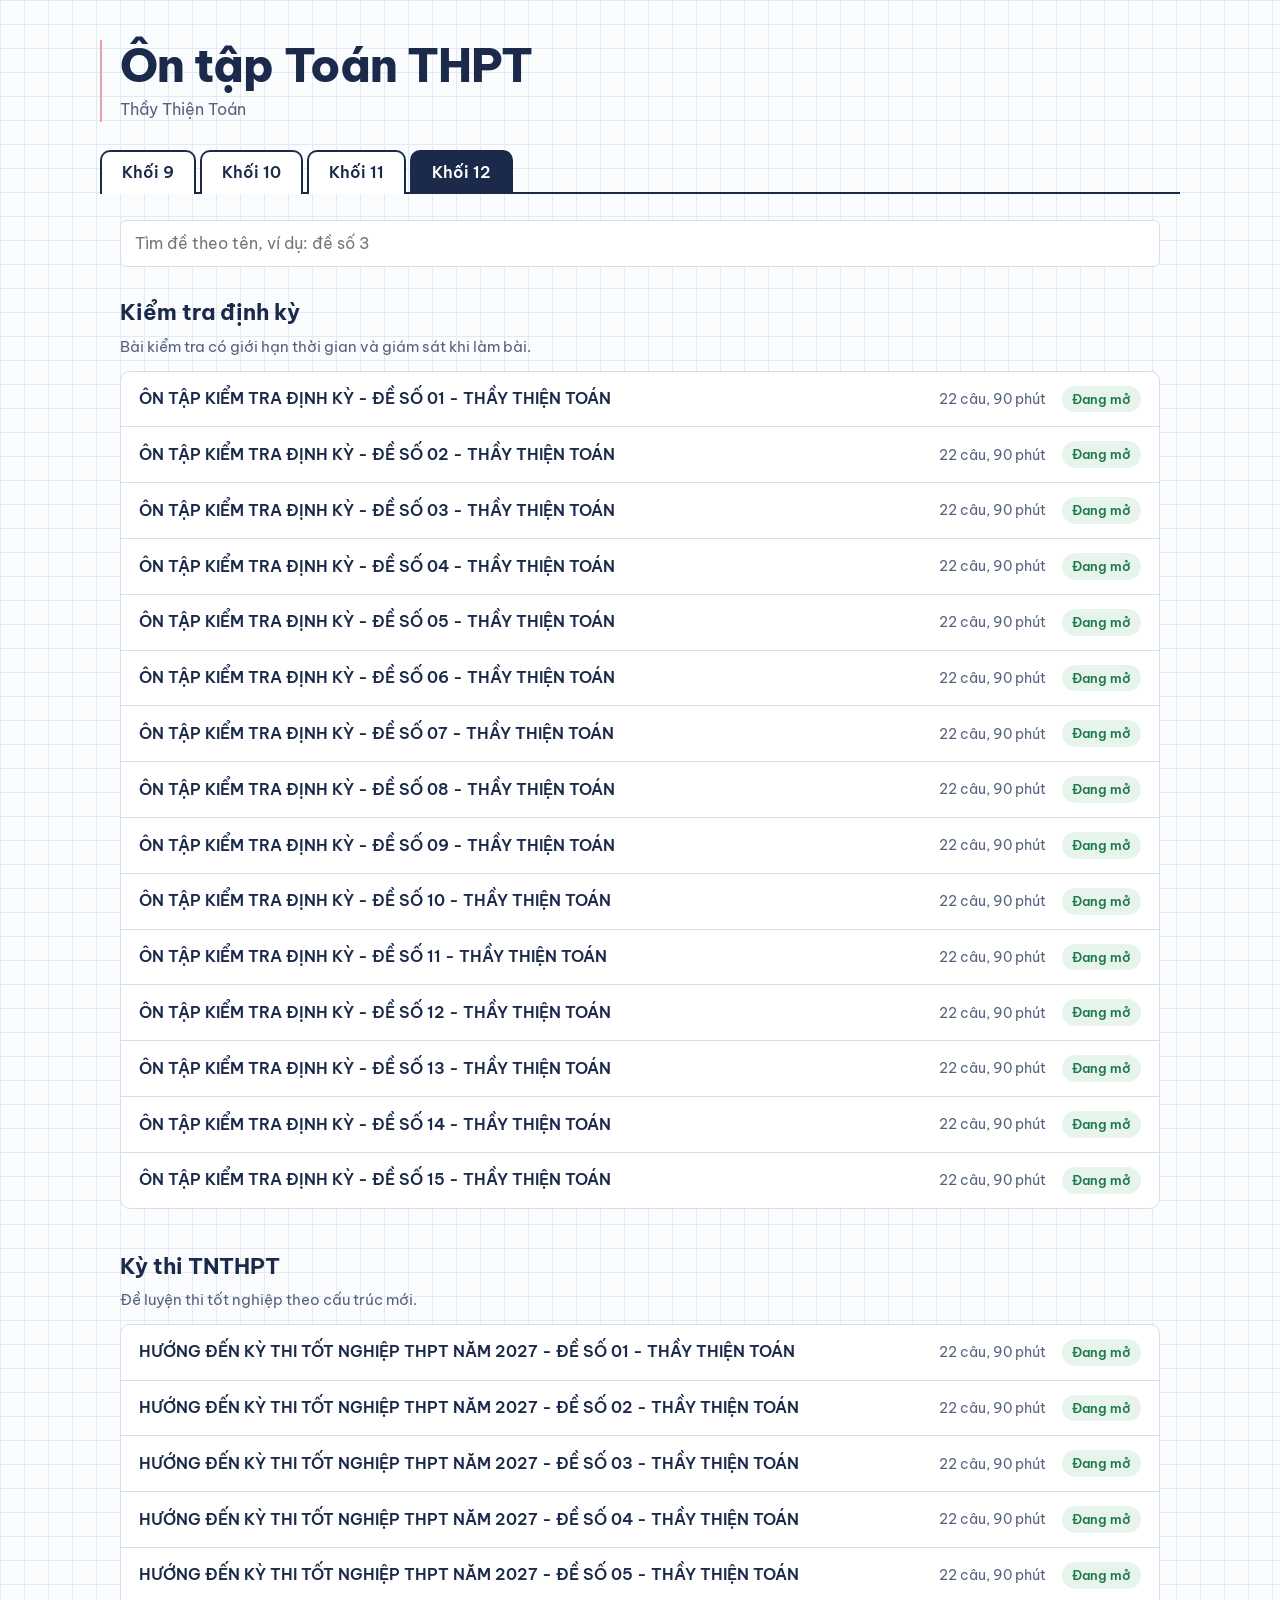
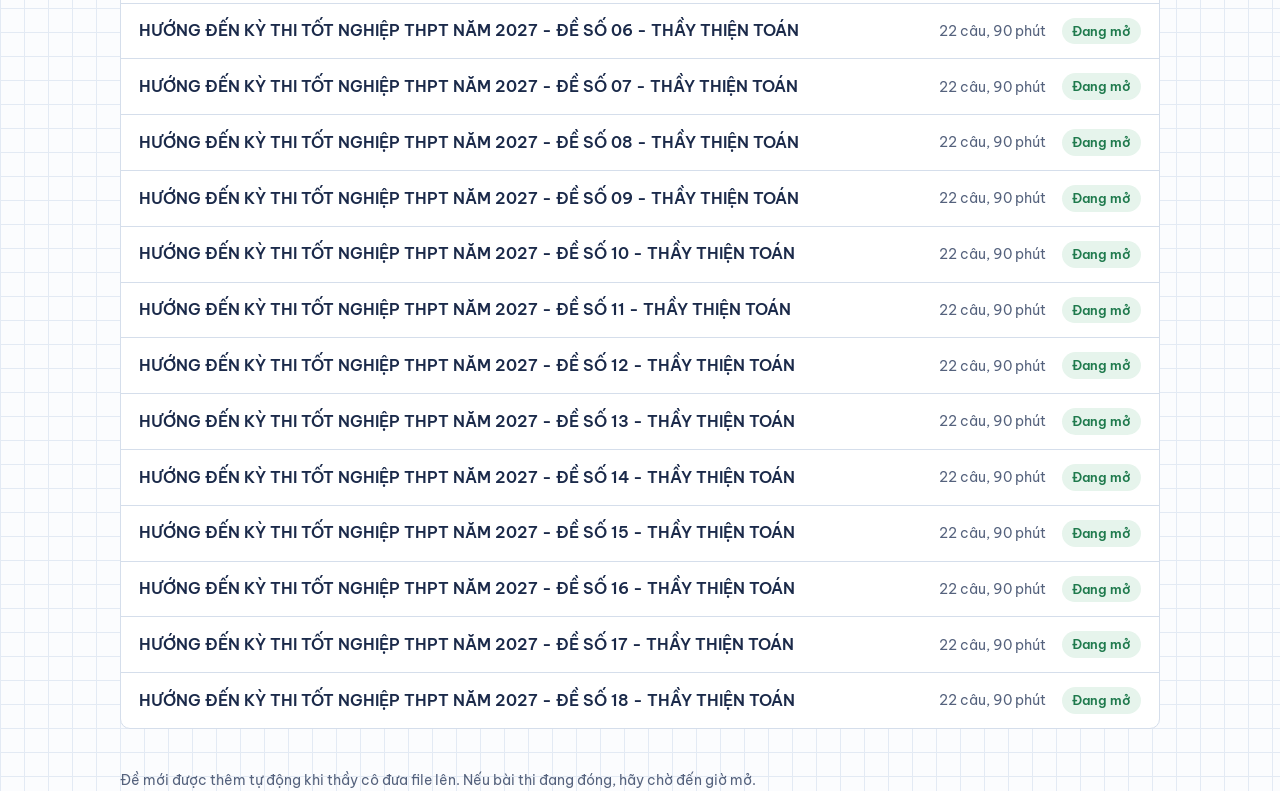
<file: index.html>
<!doctype html>
<html lang="vi">
<head>
<meta charset="utf-8">
<meta name="viewport" content="width=device-width, initial-scale=1">
<title>Ôn tập Toán</title>
<link rel="preconnect" href="https://fonts.googleapis.com">
<link rel="preconnect" href="https://fonts.gstatic.com" crossorigin>
<link href="https://fonts.googleapis.com/css2?family=Be+Vietnam+Pro:wght@400;600;700;800&display=swap" rel="stylesheet">
<link rel="stylesheet" href="assets/style.css">
<script src="config.js"></script>
</head>
<body>
<header class="wrap top">
  <div class="margin-line">
    <h1 class="brand"><a href="./" id="siteName">Ôn tập Toán</a></h1>
    <p class="by" id="siteBy"></p>
  </div>
  <div class="tabs" role="tablist" id="tabs"></div>
</header>
<main class="wrap">
  <div id="boHead" class="group hidden">
    <h2 id="boTen"></h2>
    <p class="note" id="boMoTa"></p>
    <p class="note"><a href="./">Xem tất cả đề</a></p>
  </div>
  <div class="toolbar" id="toolbar">
    <input class="search" id="q" type="search" placeholder="Tìm đề theo tên, ví dụ: đề số 3" aria-label="Tìm đề">
  </div>
  <div id="list"></div>
</main>
<footer class="wrap">Đề mới được thêm tự động khi thầy cô đưa file lên. Nếu bài thi đang đóng, hãy chờ đến giờ mở.</footer>
<script src="assets/common.js"></script>
<script>
const GROUP_NOTE = {
  "Chuyên đề": "Đề theo từng chủ đề, cấu trúc như bài kiểm tra định kỳ, có giới hạn thời gian và giám sát.",
  "Kiểm tra định kỳ": "Bài kiểm tra có giới hạn thời gian và giám sát khi làm bài.",
  "Kỳ thi TNTHPT": "Đề luyện thi tốt nghiệp theo cấu trúc mới.",
  "Ôn thi vào 10": "Đề luyện thi tuyển sinh vào lớp 10 theo cấu trúc của Sở GD&ĐT Hải Phòng.",
};
let DATA = { exams: [] }, STATUS = {}, KHOI = null, BO = null;

function fmtCounts(c) {
  const n = c.MC + c.TF + c.SA;
  return n + " câu";
}
function statusPill(e) {
  const st = STATUS[e.id];
  const mode = (st && st.CheDo) || e.mode;
  if (st && !st.open) return `<span class="pill dong">${esc(st.reason || "Đang đóng")}</span>`;
  if (mode === "luyentap") return `<span class="pill lt">Luyện tập</span>`;
  return `<span class="pill mo">Đang mở</span>`;
}
function inBo(e) {
  const tep = BO.tep_chua || [];
  return e.khoi === BO.khoi && (!BO.loai || e.loai === BO.loai) &&
    (!tep.length || tep.some(t => e.file.toLowerCase().includes(String(t).toLowerCase())));
}
function render() {
  const q = $("#q").value.trim().toLowerCase();
  const exams = BO ? DATA.exams.filter(inBo)
    : DATA.exams.filter(e => e.khoi === KHOI && (!q || (e.title + " " + e.sub + " " + e.file).toLowerCase().includes(q)));
  const groups = {};
  exams.forEach(e => (groups[e.loai] = groups[e.loai] || []).push(e));
  const order = Object.keys(groups).sort();
  order.forEach(g => groups[g].sort((a, b) => (a.so || 1e9) - (b.so || 1e9)));
  if (!order.length) {
    $("#list").innerHTML = `<div class="group"><div class="empty">${q ? "Không có đề nào khớp với từ khóa." : "Khối này chưa có đề. Đề sẽ xuất hiện ở đây khi thầy cô đưa lên."}</div></div>`;
    return;
  }
  $("#list").innerHTML = order.map(g => `
    <section class="group">
      <h2>${esc(g)}</h2>
      ${GROUP_NOTE[g] ? `<p class="note">${GROUP_NOTE[g]}</p>` : ""}
      <div class="list">
        ${groups[g].map(e => {
          const st = STATUS[e.id] || {};
          const min = st.ThoiGian !== undefined ? +st.ThoiGian : e.minutes;
          return `<a class="row" href="exam.html?id=${encodeURIComponent(e.id)}">
            <div><div class="t">${esc(e.title)}</div>${e.sub ? `<div class="s">${esc(e.sub)}</div>` : ""}</div>
            <div class="meta">${fmtCounts(e.counts)}${min ? ", " + min + " phút" : ", không giới hạn giờ"}</div>
            ${statusPill(e)}
          </a>`; }).join("")}
      </div>
    </section>`).join("");
}
function renderTabs() {
  const khois = [...new Set(DATA.exams.map(e => e.khoi))];
  ["Khối 9", "Khối 10", "Khối 11", "Khối 12"].forEach(k => { if (!khois.includes(k)) khois.push(k); });
  khois.sort((a, b) => a.localeCompare(b, "vi", { numeric: true }));
  const saved = localStorage.getItem("khoi");
  KHOI = khois.includes(saved) ? saved : (khois.find(k => DATA.exams.some(e => e.khoi === k)) || khois[0]);
  $("#tabs").innerHTML = khois.map(k => `<button class="tab" role="tab" aria-selected="${k === KHOI}" data-k="${esc(k)}">${esc(k)}</button>`).join("");
  $all(".tab").forEach(b => b.onclick = () => {
    KHOI = b.dataset.k; localStorage.setItem("khoi", KHOI);
    $all(".tab").forEach(x => x.setAttribute("aria-selected", x === b)); render();
  });
}
(async () => {
  if (SITE.ten_trang) { $("#siteName").textContent = SITE.ten_trang; document.title = SITE.ten_trang; }
  if (SITE.tac_gia) $("#siteBy").textContent = SITE.tac_gia;
  DATA = await (await fetch("data/index.json", { cache: "no-cache" })).json();
  const boKey = new URLSearchParams(location.search).get("bo");
  BO = boKey && DATA.bo_de ? DATA.bo_de[boKey] : null;
  if (BO) {
    $("#tabs").classList.add("hidden"); $("#toolbar").classList.add("hidden");
    $("#boHead").classList.remove("hidden");
    $("#boTen").textContent = BO.ten || "Bộ đề ôn tập";
    $("#boMoTa").textContent = BO.mo_ta || "";
    document.title = (BO.ten || "Bộ đề") + " — " + (SITE.ten_trang || "Ôn tập Toán");
  } else {
    renderTabs();
  }
  render();
  $("#q").addEventListener("input", render);
  try { const r = await api("list"); STATUS = r.exams || {}; render(); } catch (e) { /* vẫn hiển thị danh sách */ }
})();
</script>
</body>
</html>
</file>
<file: assets/style.css>
/* Ôn tập Toán — giấy ô ly + mực tím */
:root {
  --paper: #fbfcfe;
  --grid: #e3eaf4;
  --grid-strong: #cdd9ea;
  --ink: #1b2a4a;
  --ink-soft: #55627d;
  --tim: #5b3fa8;        /* mực tím */
  --tim-soft: #ece7f8;
  --do: #c8372d;         /* bút đỏ chấm bài */
  --do-soft: #fbeceb;
  --xanh: #1f7a4d;
  --xanh-soft: #e6f4ec;
  --vang: #b7791f;
  --line: #d5deeb;
  --radius-s: 6px;
  --radius-m: 10px;
  --font: "Be Vietnam Pro", system-ui, -apple-system, "Segoe UI", Roboto, sans-serif;
}
* { box-sizing: border-box; }
html { -webkit-text-size-adjust: 100%; }
body {
  margin: 0; color: var(--ink); font-family: var(--font); font-size: 16px; line-height: 1.6;
  background-color: var(--paper);
  background-image:
    linear-gradient(var(--grid) 1px, transparent 1px),
    linear-gradient(90deg, var(--grid) 1px, transparent 1px);
  background-size: 24px 24px;
}
a { color: var(--tim); }
button, input, select { font: inherit; color: inherit; }
:focus-visible { outline: 3px solid var(--tim); outline-offset: 2px; }
.hidden { display: none !important; }
.wrap { max-width: 1080px; margin: 0 auto; padding: 0 20px; }

/* ---------- đầu trang ---------- */
.top { padding: 40px 0 8px; }
.top .brand { font-size: clamp(30px, 5vw, 46px); font-weight: 800; letter-spacing: -0.02em; line-height: 1.1; margin: 0; }
.top .brand a { color: inherit; text-decoration: none; }
.top .by { margin: 6px 0 0; color: var(--ink-soft); }
.margin-line { border-left: 2px solid #e8a3a0; padding-left: 18px; } /* lề đỏ vở ô ly */

/* ---------- tab khối ---------- */
.tabs { display: flex; gap: 4px; margin: 28px 0 0; border-bottom: 2px solid var(--ink); flex-wrap: wrap; }
.tab {
  border: 2px solid var(--ink); border-bottom: none; background: #fff; padding: 8px 20px;
  border-radius: var(--radius-m) var(--radius-m) 0 0; cursor: pointer; font-weight: 600; margin-bottom: -2px;
}
.tab[aria-selected="true"] { background: var(--ink); color: #fff; }
.toolbar { display: flex; gap: 12px; align-items: center; margin: 18px 0; flex-wrap: wrap; }
.search { flex: 1 1 260px; padding: 10px 14px; border: 1.5px solid var(--line); border-radius: var(--radius-s); background: #fff; }

/* ---------- danh sách đề ---------- */
.group { margin: 28px 0 40px; }
.group h2 { font-size: 22px; margin: 0 0 4px; }
.group .note { color: var(--ink-soft); margin: 0 0 12px; font-size: 15px; }
.list { background: #fff; border: 1.5px solid var(--line); border-radius: var(--radius-m); overflow: hidden; }
.row { display: grid; grid-template-columns: 1fr auto auto; gap: 16px; align-items: center; padding: 14px 18px; border-top: 1px solid var(--line); text-decoration: none; color: inherit; }
.row:first-child { border-top: none; }
.row:hover { background: var(--tim-soft); }
.row .t { font-weight: 600; }
.row .s { color: var(--ink-soft); font-size: 14px; }
.row .meta { color: var(--ink-soft); font-size: 14px; white-space: nowrap; }
.pill { font-size: 13px; padding: 3px 10px; border-radius: 99px; white-space: nowrap; font-weight: 600; }
.pill.mo { background: var(--xanh-soft); color: var(--xanh); }
.pill.dong { background: #eef0f4; color: var(--ink-soft); }
.pill.lt { background: var(--tim-soft); color: var(--tim); }
.empty { padding: 28px 18px; color: var(--ink-soft); background: #fff; border: 1.5px dashed var(--grid-strong); border-radius: var(--radius-m); }
footer { color: var(--ink-soft); font-size: 14px; padding: 32px 0 48px; }

/* ---------- khung chung ---------- */
.panel { background: #fff; border: 1.5px solid var(--line); border-radius: var(--radius-m); padding: 28px; max-width: 620px; margin: 32px auto; }
.panel h1 { font-size: 26px; margin: 0 0 4px; line-height: 1.25; }
.panel .sub { color: var(--ink-soft); margin: 0 0 20px; }
.field { display: block; margin: 14px 0; }
.field span { display: block; font-weight: 600; margin-bottom: 4px; font-size: 15px; }
.field input { width: 100%; padding: 11px 14px; border: 1.5px solid var(--grid-strong); border-radius: var(--radius-s); background: #fff; }
.btn { display: inline-flex; align-items: center; justify-content: center; gap: 8px; border: none; border-radius: var(--radius-s); padding: 12px 22px; font-weight: 700; cursor: pointer; background: var(--tim); color: #fff; text-decoration: none; }
.btn:hover { filter: brightness(1.08); }
.btn:disabled { opacity: .55; cursor: wait; }
.btn.ghost { background: transparent; color: var(--tim); border: 1.5px solid var(--tim); }
.btn.red { background: var(--do); }
.actions { display: flex; gap: 10px; flex-wrap: wrap; margin-top: 20px; }
.msg { padding: 12px 14px; border-radius: var(--radius-s); margin: 14px 0; font-size: 15px; }
.msg.err { background: var(--do-soft); color: var(--do); }
.msg.ok { background: var(--xanh-soft); color: var(--xanh); }
.msg.info { background: var(--tim-soft); color: var(--tim); }
.facts { display: grid; grid-template-columns: max-content 1fr; gap: 6px 18px; margin: 16px 0; font-size: 15px; }
.facts dt { color: var(--ink-soft); }
.facts dd { margin: 0; font-weight: 600; }
.rules { padding-left: 20px; margin: 10px 0; }
.rules li { margin: 6px 0; }

/* ---------- màn hình làm bài ---------- */
.bar {
  position: sticky; top: 0; z-index: 20; background: var(--ink); color: #fff;
  display: flex; align-items: center; gap: 16px; padding: 10px 20px;
}
.bar .who { flex: 1; min-width: 0; overflow: hidden; text-overflow: ellipsis; white-space: nowrap; font-size: 15px; }
.bar .who b { font-weight: 700; }
.clock { font-variant-numeric: tabular-nums; font-size: 22px; font-weight: 800; letter-spacing: .02em; }
.clock.low { color: #ffb4ae; }
.vio { font-size: 14px; background: rgba(255,255,255,.12); padding: 4px 10px; border-radius: 99px; }
.vio.has { background: var(--do); }
.exam { display: grid; grid-template-columns: minmax(0, 1fr) 300px; gap: 24px; max-width: 1180px; margin: 0 auto; padding: 20px; }
.paper { min-width: 0; }
.part-h { font-size: 19px; margin: 26px 0 10px; padding-left: 12px; border-left: 4px solid var(--tim); }
.part-h small { display: block; font-weight: 400; color: var(--ink-soft); font-size: 14px; }
.q { background: #fff; border: 1.5px solid var(--line); border-radius: var(--radius-m); padding: 18px 20px; margin: 12px 0; scroll-margin-top: 70px; }
.q-n { font-weight: 800; color: var(--tim); margin-right: 6px; }
.stem { overflow-x: auto; }
.ctx { background: #f6f8fc; border-radius: var(--radius-s); padding: 10px 12px; margin-bottom: 10px; }
.fig { margin: 10px 0; text-align: center; }
.fig img { max-width: 100%; height: auto; }
.center { text-align: center; }
.right { text-align: right; }
.immini { display: flex; gap: 16px; align-items: flex-start; }
.immini-t { flex: 1 1 auto; min-width: 0; }
.immini-f { flex: 0 1 45%; }
.immini-f .fig { margin-top: 0; }
.tbl { border-collapse: collapse; margin: 10px auto; font-size: 15px; }
.tbl td { border: 1px solid var(--ink-soft); padding: 4px 10px; text-align: center; }
ol.abcd { list-style: lower-alpha; }
li.lbl { list-style: none; margin-left: -1.2em; }
mjx-container[display="true"] { overflow-x: auto; overflow-y: hidden; }

.opts { display: grid; grid-template-columns: repeat(auto-fit, minmax(220px, 1fr)); gap: 8px; margin-top: 12px; }
.opt { display: flex; gap: 10px; align-items: flex-start; text-align: left; background: #fff; border: 1.5px solid var(--line); border-radius: var(--radius-s); padding: 9px 12px; cursor: pointer; }
.opt:hover { border-color: var(--tim); }
.opt .L { flex: 0 0 auto; width: 28px; height: 28px; border-radius: 50%; border: 1.5px solid var(--ink-soft); display: grid; place-items: center; font-weight: 700; font-size: 14px; }
.opt[aria-pressed="true"] { border-color: var(--tim); background: var(--tim-soft); }
.opt[aria-pressed="true"] .L { background: var(--tim); border-color: var(--tim); color: #fff; }
.tf { width: 100%; border-collapse: collapse; margin-top: 12px; }
.tf td { border-top: 1px solid var(--line); padding: 8px 6px; vertical-align: middle; }
.tf td.k { width: 30px; font-weight: 700; }
.tf td.c { width: 132px; white-space: nowrap; text-align: right; }
.tfb { border: 1.5px solid var(--line); background: #fff; border-radius: var(--radius-s); padding: 5px 10px; cursor: pointer; font-weight: 600; font-size: 14px; }
.tfb[aria-pressed="true"].d { background: var(--xanh); border-color: var(--xanh); color: #fff; }
.tfb[aria-pressed="true"].s { background: var(--do); border-color: var(--do); color: #fff; }
.sa { margin-top: 12px; display: flex; gap: 10px; align-items: center; flex-wrap: wrap; }
.sa input { width: 160px; padding: 9px 12px; border: 1.5px solid var(--grid-strong); border-radius: var(--radius-s); font-size: 18px; font-weight: 700; letter-spacing: .06em; }
.sa .hint { font-size: 13px; color: var(--ink-soft); }

/* ---------- phiếu trả lời (giống phiếu TNTHPT) ---------- */
.sheet { position: sticky; top: 70px; align-self: start; background: #fff7f7; border: 2px solid #e08b85; border-radius: var(--radius-m); padding: 14px; max-height: calc(100vh - 90px); overflow: auto; }
.sheet h3 { margin: 0 0 8px; font-size: 16px; color: #a3332b; }
.sheet h4 { margin: 12px 0 6px; font-size: 13px; color: #a3332b; font-weight: 700; }
.bubbles { display: grid; grid-template-columns: repeat(auto-fill, minmax(84px, 1fr)); gap: 4px 8px; }
.bub { display: flex; align-items: center; gap: 3px; font-size: 12px; cursor: pointer; background: none; border: none; padding: 2px; border-radius: 4px; }
.bub:hover { background: #fde4e2; }
.bub .n { width: 20px; text-align: right; font-weight: 700; color: #a3332b; }
.dot { width: 13px; height: 13px; border-radius: 50%; border: 1.3px solid #d0756e; display: inline-block; }
.dot.on { background: var(--ink); border-color: var(--ink); }
.sheet .stat { font-size: 14px; margin: 10px 0; color: var(--ink-soft); }
.sheet .btn { width: 100%; }

/* ---------- chống gian lận ---------- */
.no-select { -webkit-user-select: none; user-select: none; -webkit-touch-callout: none; }
.watermark { position: fixed; inset: 0; pointer-events: none; z-index: 15; opacity: .07; background-repeat: repeat; }
.shield { position: fixed; inset: 0; z-index: 50; background: rgba(27,42,74,.96); color: #fff; display: grid; place-items: center; padding: 24px; text-align: center; }
.shield .box { max-width: 460px; }
.shield h2 { margin: 0 0 8px; }
.shield .btn { margin-top: 16px; background: #fff; color: var(--ink); }
.blur .paper { filter: blur(8px); }

/* ---------- hộp thoại ---------- */
.modal { position: fixed; inset: 0; z-index: 60; background: rgba(27,42,74,.55); display: grid; place-items: center; padding: 20px; }
.modal .panel { margin: 0; max-width: 460px; width: 100%; }

/* ---------- kết quả ---------- */
.score { font-size: 64px; font-weight: 800; line-height: 1; color: var(--do); margin: 8px 0; font-variant-numeric: tabular-nums; }
.score small { font-size: 24px; color: var(--ink-soft); font-weight: 600; }
.parts { width: 100%; border-collapse: collapse; margin: 14px 0; font-size: 15px; }
.parts td { padding: 6px 0; border-bottom: 1px solid var(--line); }
.parts td:last-child { text-align: right; font-weight: 700; }
.review { max-width: 860px; margin: 0 auto; padding: 0 20px 48px; }
.q.right-a { border-left: 5px solid var(--xanh); }
.q.wrong-a { border-left: 5px solid var(--do); }
.opt.is-key { border-color: var(--xanh); background: var(--xanh-soft); }
.opt.is-wrong { border-color: var(--do); background: var(--do-soft); }
.verdict { font-size: 14px; font-weight: 700; margin-top: 10px; }
.verdict.ok { color: var(--xanh); }
.verdict.no { color: var(--do); }
.sol { margin-top: 12px; padding: 12px 14px; background: #f6f8fc; border-radius: var(--radius-s); border-left: 3px solid var(--tim); }
.sol > b { color: var(--tim); }

@media (max-width: 900px) {
  .exam { grid-template-columns: 1fr; padding: 12px; }
  .sheet { position: fixed; top: auto; bottom: 0; left: 0; right: 0; max-height: 46vh; border-radius: var(--radius-m) var(--radius-m) 0 0; z-index: 25; transform: translateY(calc(100% - 52px)); transition: transform .2s; }
  .sheet.open { transform: none; }
  .sheet h3 { cursor: pointer; }
  .paper { padding-bottom: 70px; }
  .immini { flex-direction: column; }
  .immini-f { flex-basis: auto; align-self: center; }
  .row { grid-template-columns: 1fr auto; }
  .row .meta { grid-column: 1; }
  .bar { gap: 10px; padding: 8px 12px; }
  .clock { font-size: 19px; }
  .q { padding: 14px; }
}
@media (prefers-reduced-motion: reduce) { * { transition: none !important; } }
@media print { body * { visibility: hidden !important; } body::after { content: "Không được in đề."; visibility: visible; } }

/* ô mật khẩu xem lời giải */
.lg-lock { margin: 18px 0 4px; padding: 14px 16px; border: 1.5px dashed var(--tim); border-radius: var(--radius-m); background: var(--tim-soft); }
.lg-lock .field { margin-top: 0; }
</file>
